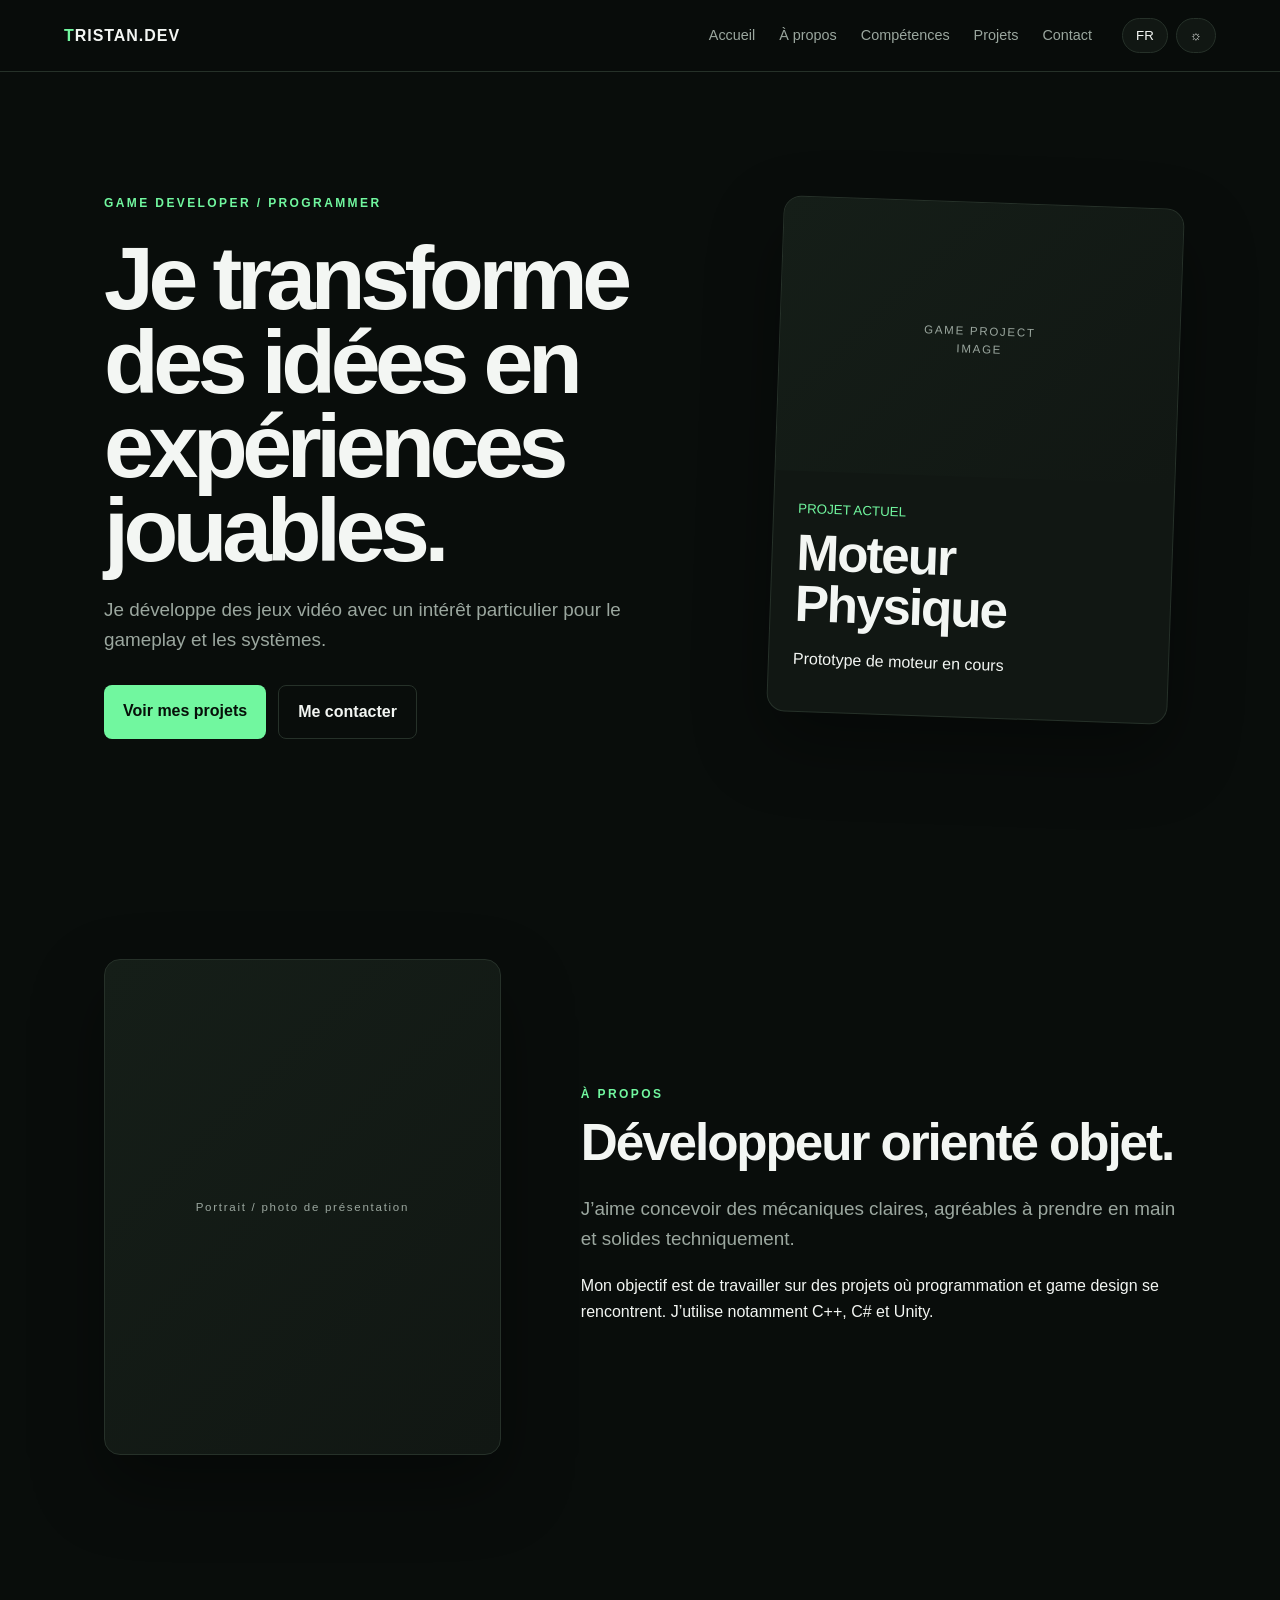
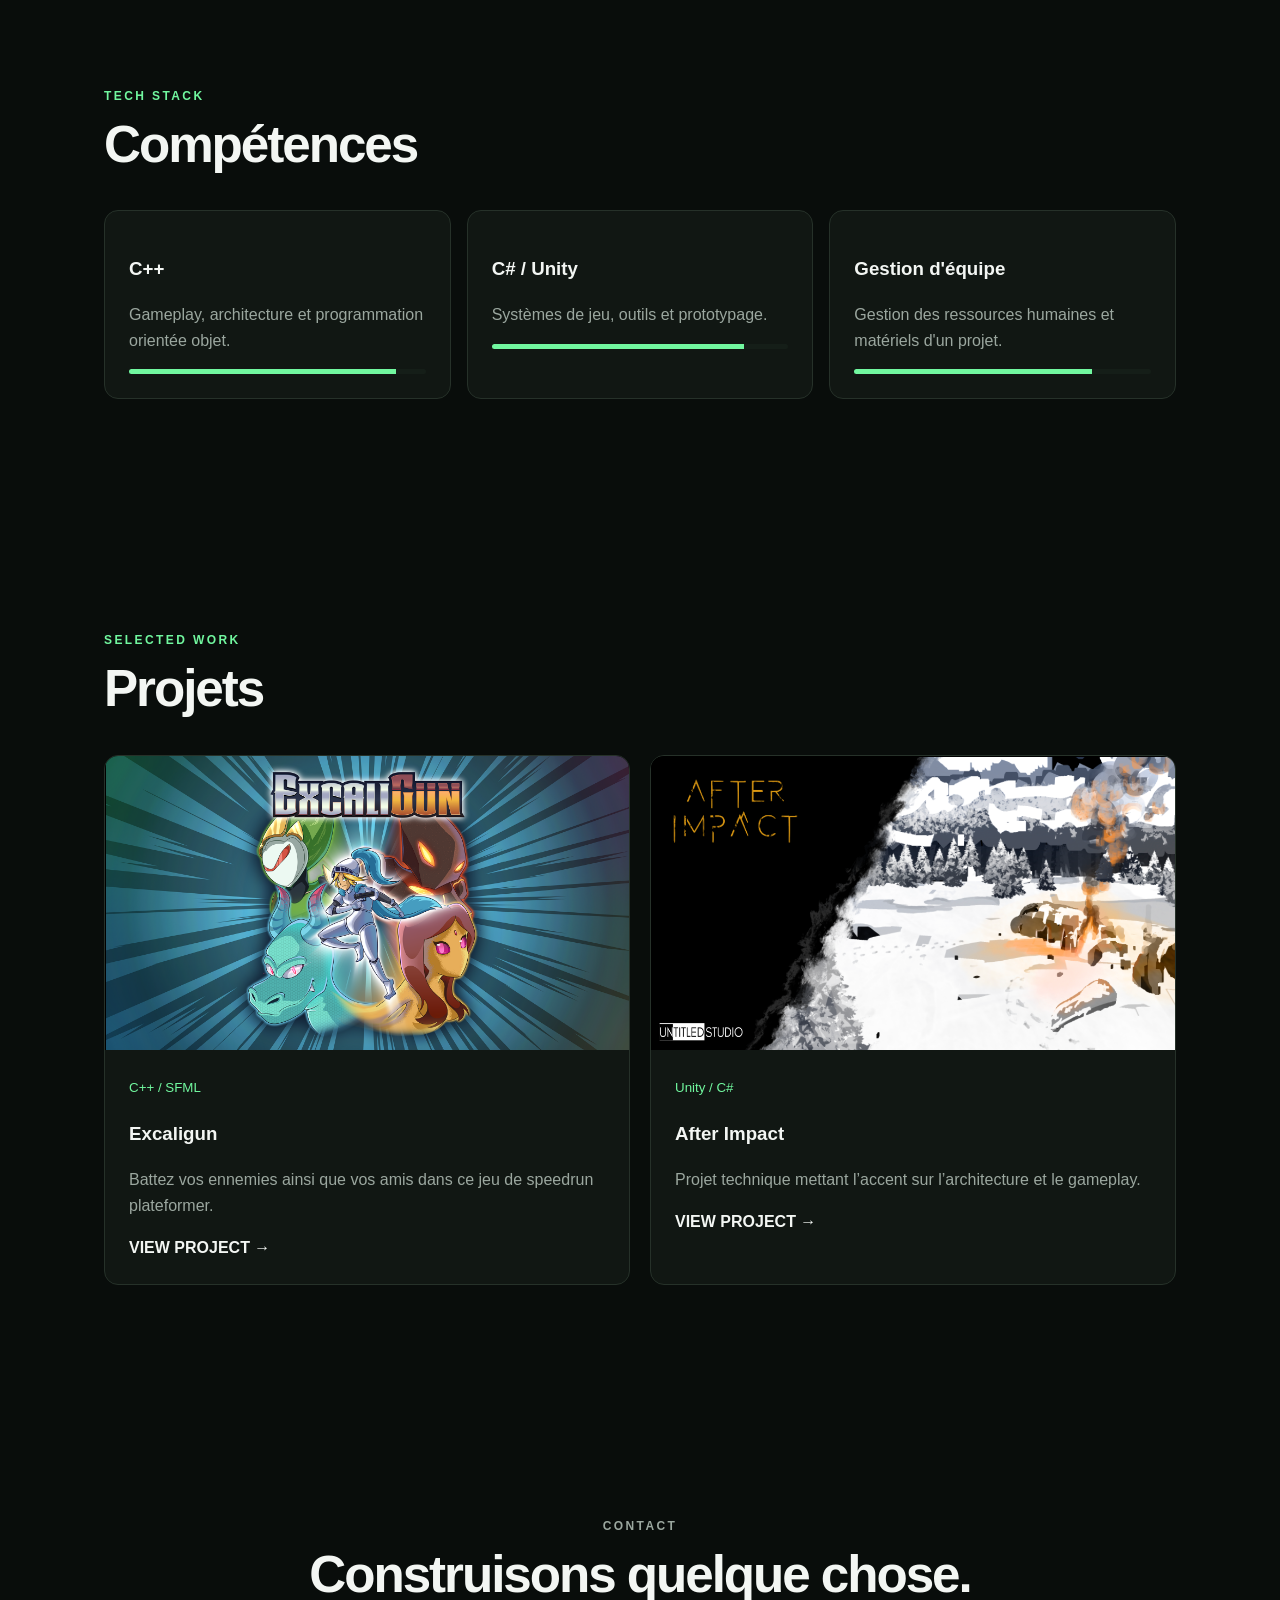
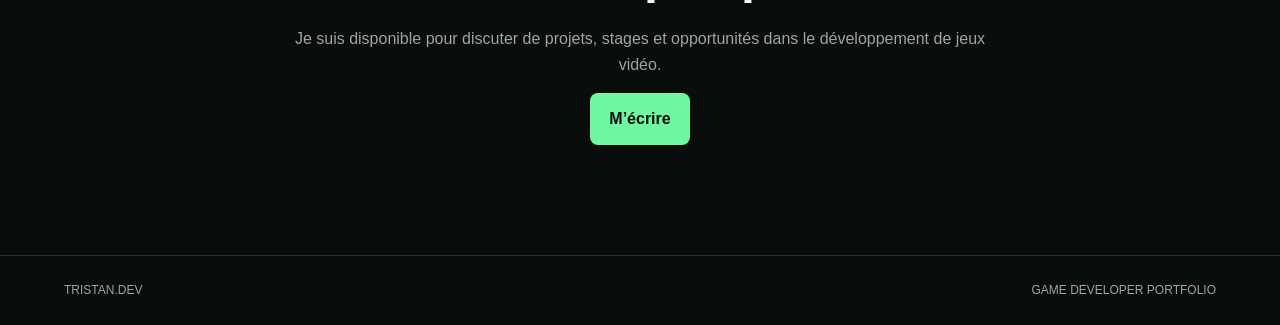
<file: index.html>
<!doctype html>
<html lang="fr">
<head>
  <meta charset="utf-8">
  <meta name="viewport" content="width=device-width,initial-scale=1">
  <meta name="description" content="Portfolio de développeur de jeux vidéo">
  <title>Game Developer Portfolio</title>
  <script>document.documentElement.dataset.theme=localStorage.getItem("theme")||"dark";</script>
  <link rel="stylesheet" href="./css/style.css">
</head>
<body>
<header class="site-header">
  <a class="logo" href="#home" id="site-name">TRISTAN.DEV</a>
  <nav id="nav"></nav>
  <div class="controls">
    <button id="language" class="icon-button" aria-label="Changer de langue">EN</button>
    <button id="theme" class="icon-button" aria-label="Changer de thème">☼</button>
  </div>
</header>

<main>
<section class="hero section" id="home">
  <div class="hero-copy">
    <p class="eyebrow" id="hero-eyebrow"></p>
    <h1 id="hero-title"></h1>
    <p class="hero-text" id="hero-text"></p>
    <div class="actions"><a class="button primary" id="hero-primary" href="#projects"></a><a class="button ghost" id="hero-secondary" href="#contact"></a></div>
  </div>
  <article class="feature-card">
    <div class="media placeholder" id="hero-image"><span>GAME PROJECT<br>IMAGE</span></div>
    <div class="feature-copy"><small id="hero-card-label"></small><h2 id="hero-card-title"></h2><p id="hero-card-text"></p></div>
  </article>
</section>

<section class="section split" id="about">
  <div class="media portrait placeholder" id="about-image"><span id="about-image-caption"></span></div>
  <div><p class="eyebrow" id="about-eyebrow"></p><h2 id="about-title"></h2><p class="lead" id="about-lead"></p><p id="about-text"></p></div>
</section>

<section class="section" id="skills"><p class="eyebrow">TECH STACK</p><h2 id="skills-title"></h2><div class="skills-grid" id="skills-list"></div></section>
<section class="section" id="projects"><p class="eyebrow">SELECTED WORK</p><h2 id="projects-title"></h2><div class="projects-grid" id="projects-list"></div></section>
<section class="section contact" id="contact"><p class="eyebrow" id="contact-eyebrow"></p><h2 id="contact-title"></h2><p id="contact-text"></p><a class="button primary" id="contact-button"></a></section>
</main>
<footer><span id="footer-name"></span><span>GAME DEVELOPER PORTFOLIO</span></footer>
<script src="./js/main.js?v=translation-fix-2"></script>
</body></html>
</file>
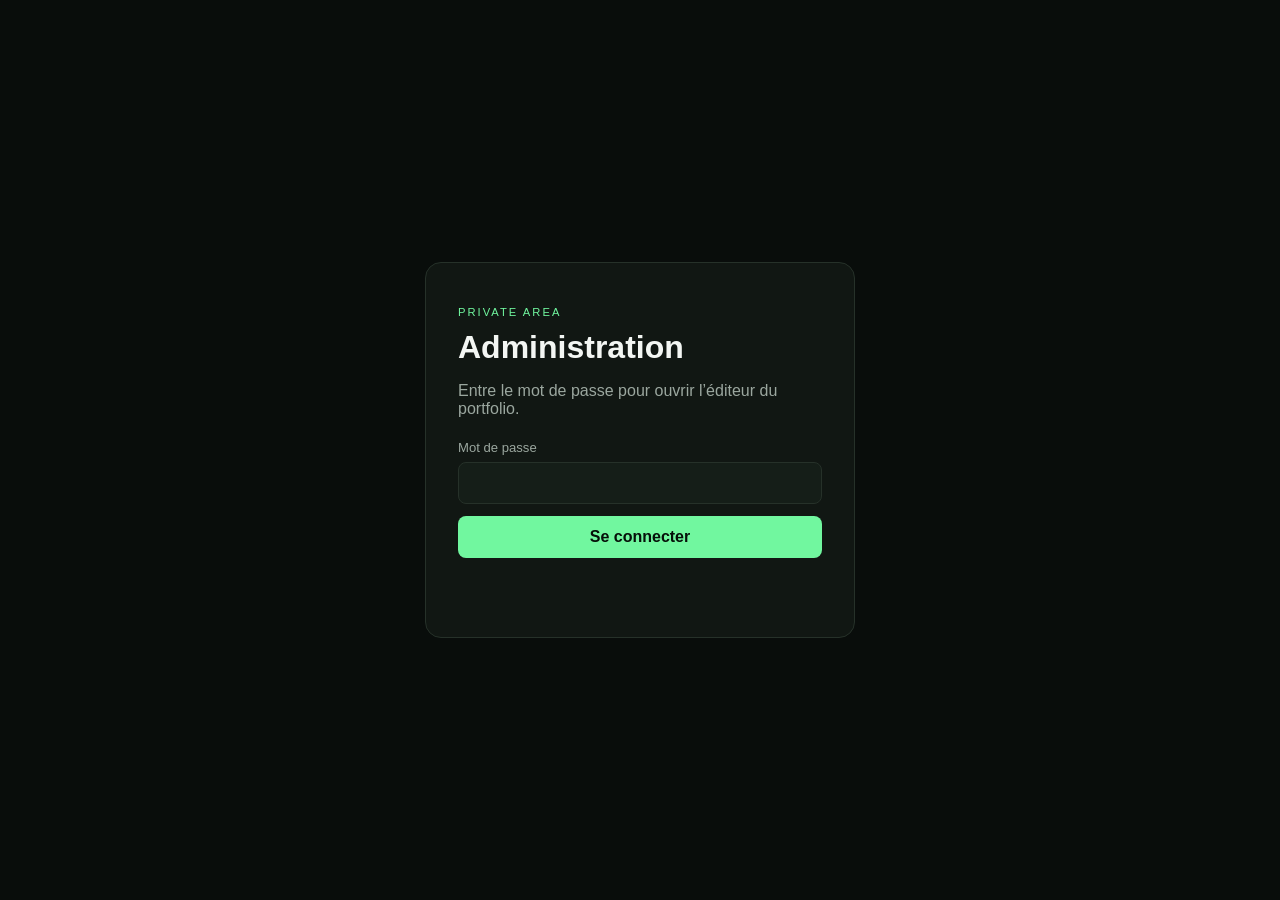
<file: admin.html>
<!doctype html>
<html lang="fr">
<head>
<meta charset="utf-8"><meta name="viewport" content="width=device-width,initial-scale=1">
<title>Portfolio Content Editor</title>
<link rel="stylesheet" href="./css/admin.css">
</head>
<body>
<div id="admin-login" class="login-overlay">
  <form id="admin-login-form" class="login-card">
    <p class="eyebrow">PRIVATE AREA</p>
    <h1>Administration</h1>
    <p>Entre le mot de passe pour ouvrir l’éditeur du portfolio.</p>
    <label for="admin-password">Mot de passe</label>
    <input id="admin-password" type="password" autocomplete="current-password" required>
    <button class="login-button" type="submit">Se connecter</button>
    <p id="admin-login-error" class="login-error" aria-live="polite"></p>
  </form>
</div>
<div id="admin-protected" class="admin-protected hidden">
<header class="admin-header"><div><p class="eyebrow">LOCAL CONTENT EDITOR</p><h1>Portfolio Admin</h1></div><a href="./index.html">Voir le site ↗</a></header>
<main class="admin-layout">
<aside>
  <button data-tab="general" class="active">Général</button>
  <button data-tab="hero">Intro</button>
  <button data-tab="about">À propos</button>
  <button data-tab="skills">Compétences</button>
  <button data-tab="projects">Projets</button>
  <button data-tab="contact">Contact</button>
</aside>
<section class="editor">
  <div class="toolbar">
    <label>Langue <select id="edit-language"><option value="fr">Français</option><option value="en">English</option></select></label>
    <button id="import-button">Importer JSON</button>
    <input id="import-file" type="file" accept=".json,application/json" hidden>
    <button id="reset-button">Recharger</button>
    <button id="export-button" class="primary">Exporter content.json</button>
  </div>
  <div id="editor-content"></div>
</section>
</main>
</div>
<script src="./js/admin-auth.js"></script>
<script src="./js/admin.js"></script>
</body></html>
</file>
<file: css/style.css>
:root {
    --bg: #090d0b;
    --panel: #111713;
    --panel2: #151e18;
    --text: #f3f6f3;
    --muted: #9ba79f;
    --line: #263129;
    --accent: #71f79f;
    --shadow: 0 30px 70px rgba(0, 0, 0, .35);
}

:root[data-theme="light"] {
    --bg: #f4f7f4;
    --panel: #fff;
    --panel2: #edf2ee;
    --text: #101510;
    --muted: #667067;
    --line: #d6ddd7;
    --accent: #087f3f;
    --shadow: 0 25px 60px rgba(22, 38, 26, .12);
}

* {
    box-sizing: border-box;
}

html {
    scroll-behavior: smooth;
}

body {
    margin: 0;
    background: var(--bg);
    color: var(--text);
    font-family: Inter, Arial, sans-serif;
    line-height: 1.6;
    transition: .25s;
}

a {
    color: inherit;
    text-decoration: none;
}


/* =========================
   HEADER
   ========================= */

.site-header {
    position: sticky;
    top: 0;
    z-index: 10;

    display: flex;
    align-items: center;
    gap: 30px;

    padding: 18px clamp(22px, 5vw, 72px);

    background: color-mix(
        in srgb,
        var(--bg) 88%,
        transparent
    );

    backdrop-filter: blur(18px);

    border-bottom: 1px solid var(--line);
}

.logo {
    font-weight: 900;
    letter-spacing: .06em;
    margin-right: auto;
}

.logo::first-letter {
    color: var(--accent);
}

nav {
    display: flex;
    gap: 24px;
}

nav a {
    color: var(--muted);
    font-size: .9rem;
}

nav a:hover {
    color: var(--text);
}

.controls {
    display: flex;
    gap: 8px;
}

.icon-button {
    border: 1px solid var(--line);
    background: var(--panel);
    color: var(--text);

    border-radius: 999px;

    padding: 9px 13px;

    cursor: pointer;
}


/* =========================
   SECTIONS
   ========================= */

.section {
    max-width: 1200px;
    margin: auto;

    padding: 110px clamp(22px, 5vw, 70px);
}


/* =========================
   HERO
   ========================= */

.hero {
    min-height: 86vh;

    display: grid;

    grid-template-columns:
        1.2fr .8fr;

    align-items: center;

    gap: 70px;
}

.eyebrow {
    color: var(--accent);

    font-size: .75rem;

    font-weight: 800;

    letter-spacing: .2em;

    text-transform: uppercase;
}

.hero h1 {
    font-size: clamp(
        3.3rem,
        7vw,
        7rem
    );

    line-height: .94;

    letter-spacing: -.06em;

    margin: .25em 0;
}

.hero-text,
.lead {
    font-size: 1.18rem;

    color: var(--muted);

    max-width: 700px;
}

.actions {
    display: flex;

    gap: 12px;

    margin-top: 30px;
}


/* =========================
   BUTTONS
   ========================= */

.button {
    display: inline-flex;

    padding: 13px 19px;

    border-radius: 8px;

    font-weight: 800;
}

.primary {
    background: var(--accent);

    color: #061009;
}

.ghost {
    border: 1px solid var(--line);
}


/* =========================
   HERO CARD
   ========================= */

.feature-card {
    background: var(--panel);

    border: 1px solid var(--line);

    border-radius: 18px;

    overflow: hidden;

    box-shadow: var(--shadow);

    transform: rotate(2deg);
}


/* =========================
   IMAGES
   ========================= */

.media {
    background-size: cover;
    background-position: center;
    background-repeat: no-repeat;
}


/* Image de la carte Hero */

.feature-card .media {
    width: 100%;

    aspect-ratio: 16 / 11;

    background-size: cover;
    background-position: center;
    background-repeat: no-repeat;
}


/* Placeholder lorsqu'il n'y a pas d'image */

.placeholder {
    display: grid;

    place-items: center;

    background:
        linear-gradient(
            135deg,
            var(--panel2),
            var(--panel)
        );

    color: var(--muted);

    text-align: center;

    letter-spacing: .15em;

    font-size: .72rem;
}

.feature-copy {
    padding: 24px;
}

.feature-copy small {
    color: var(--accent);
}

.feature-copy h2 {
    margin: .4rem 0;
}


/* =========================
   ABOUT
   ========================= */

.split {
    display: grid;

    grid-template-columns:
        .8fr 1.2fr;

    gap: 80px;

    align-items: center;
}

.portrait {
    aspect-ratio: 4 / 5;

    border: 1px solid var(--line);

    border-radius: 16px;

    box-shadow: var(--shadow);

    background-size: cover;
    background-position: center;
    background-repeat: no-repeat;
}


/* =========================
   TITLES
   ========================= */

h2 {
    font-size: clamp(
        2.2rem,
        4vw,
        4rem
    );

    line-height: 1;

    margin: .25em 0 .5em;

    letter-spacing: -.04em;
}


/* =========================
   SKILLS
   ========================= */

.skills-grid {
    display: grid;

    grid-template-columns:
        repeat(3, 1fr);

    gap: 16px;

    margin-top: 40px;
}

.skill,
.project {
    background: var(--panel);

    border: 1px solid var(--line);

    border-radius: 14px;

    padding: 24px;
}

.skill p,
.project p {
    color: var(--muted);
}

.meter {
    height: 5px;

    background: var(--panel2);

    border-radius: 9px;

    overflow: hidden;
}

.meter i {
    display: block;

    height: 100%;

    background: var(--accent);
}


/* =========================
   PROJECTS
   ========================= */

.projects-grid {
    display: grid;

    grid-template-columns:
        repeat(2, 1fr);

    gap: 20px;

    margin-top: 40px;
}

.project {
    padding: 0;

    overflow: hidden;
}


/*
   IMPORTANT :
   Toutes les images des projets
   utilisent exactement le même ratio.
*/

.project .media {
    width: 100%;
    aspect-ratio: 16 / 9;
    background-size: contain;
    background-position: center;
    background-repeat: no-repeat;
    background-color: #000;
}


/*
   Si tu utilises plus tard une balise <img>
   à la place d'une background-image,
   elle sera également correctement recadrée.
*/

.project .media img {
    width: 100%;
    height: 100%;

    object-fit: cover;
    object-position: center;

    display: block;
}


.project-copy {
    padding: 24px;
}

.project small {
    color: var(--accent);
}

.project a {
    font-weight: 800;
}


/* =========================
   CONTACT
   ========================= */

.contact {
    text-align: center;

    max-width: 850px;
}

.contact p {
    color: var(--muted);
}


/* =========================
   FOOTER
   ========================= */

footer {
    border-top: 1px solid var(--line);

    padding:
        25px
        clamp(22px, 5vw, 72px);

    display: flex;

    justify-content: space-between;

    color: var(--muted);

    font-size: .75rem;
}


/* =========================
   MOBILE
   ========================= */

@media (max-width: 800px) {

    nav {
        display: none;
    }

    .hero,
    .split {
        grid-template-columns: 1fr;
    }

    .hero {
        padding-top: 70px;

        gap: 35px;
    }

    .feature-card {
        transform: none;
    }

    .skills-grid,
    .projects-grid {
        grid-template-columns: 1fr;
    }

    .section {
        padding-top: 75px;
        padding-bottom: 75px;
    }
}
</file>
<file: css/admin.css>
:root{--bg:#090d0b;--panel:#111713;--panel2:#151e18;--text:#f3f6f3;--muted:#9ba79f;--line:#263129;--accent:#71f79f}*{box-sizing:border-box}body{margin:0;background:var(--bg);color:var(--text);font-family:Inter,Arial,sans-serif}.admin-header{padding:25px 5vw;border-bottom:1px solid var(--line);display:flex;align-items:center;justify-content:space-between}.admin-header h1{margin:0}.admin-header a{color:var(--accent)}.eyebrow{color:var(--accent);font-size:.7rem;letter-spacing:.18em}.notice{margin:22px 5vw;padding:16px 20px;border:1px solid #725f22;background:#211e12;border-radius:10px;color:#e8d991}.admin-layout{margin-top:50px;display:grid;grid-template-columns:210px 1fr;gap:25px;padding:0 5vw 50px}aside{display:flex;flex-direction:column;gap:6px}button,select,input,textarea{font:inherit}aside button,.toolbar button{background:var(--panel);border:1px solid var(--line);color:var(--text);padding:11px 13px;border-radius:8px;text-align:left;cursor:pointer}aside button.active,.toolbar .primary{background:var(--accent);color:#061009}.editor{min-width:0}.toolbar{display:flex;flex-wrap:wrap;gap:10px;align-items:end;margin-bottom:20px}.toolbar label{margin-right:auto}.toolbar select{display:block;margin-top:5px}.panel{background:var(--panel);border:1px solid var(--line);border-radius:14px;padding:25px}.panel h2{margin-top:0}.grid{display:grid;grid-template-columns:1fr 1fr;gap:16px}.field{display:flex;flex-direction:column;gap:7px}.field.full{grid-column:1/-1}.field label{font-size:.78rem;color:var(--muted)}input,textarea,select{background:var(--panel2);color:var(--text);border:1px solid var(--line);border-radius:8px;padding:11px;resize:vertical}.repeat{border-top:1px solid var(--line);padding-top:20px;margin-top:20px}.row-actions{display:flex;justify-content:flex-end;gap:8px;margin-top:10px}.row-actions button,.add{padding:8px 12px;border:1px solid var(--line);background:var(--panel2);color:var(--text);border-radius:7px;cursor:pointer}.add{margin-top:20px;color:var(--accent)}code{font-family:monospace}@media(max-width:750px){.admin-layout{grid-template-columns:1fr}aside{flex-direction:row;overflow:auto}.grid{grid-template-columns:1fr}.field.full{grid-column:auto}}

.hidden{display:none!important}
.login-overlay{min-height:100vh;display:grid;place-items:center;padding:24px;background:var(--bg)}
.login-card{width:min(430px,100%);padding:32px;background:var(--panel);border:1px solid var(--line);border-radius:16px}
.login-card h1{margin:.25rem 0 .5rem}.login-card>p:not(.eyebrow):not(.login-error){color:var(--muted)}
.login-card label{display:block;margin:22px 0 7px;color:var(--muted);font-size:.82rem}
.login-card input{width:100%}
.login-button{width:100%;margin-top:12px;padding:12px;border:0;border-radius:8px;background:var(--accent);color:#061009;font-weight:800;cursor:pointer}
.login-error{min-height:1.5em;color:#ff8f8f;font-size:.85rem}
.admin-protected{min-height:100vh}
</file>
